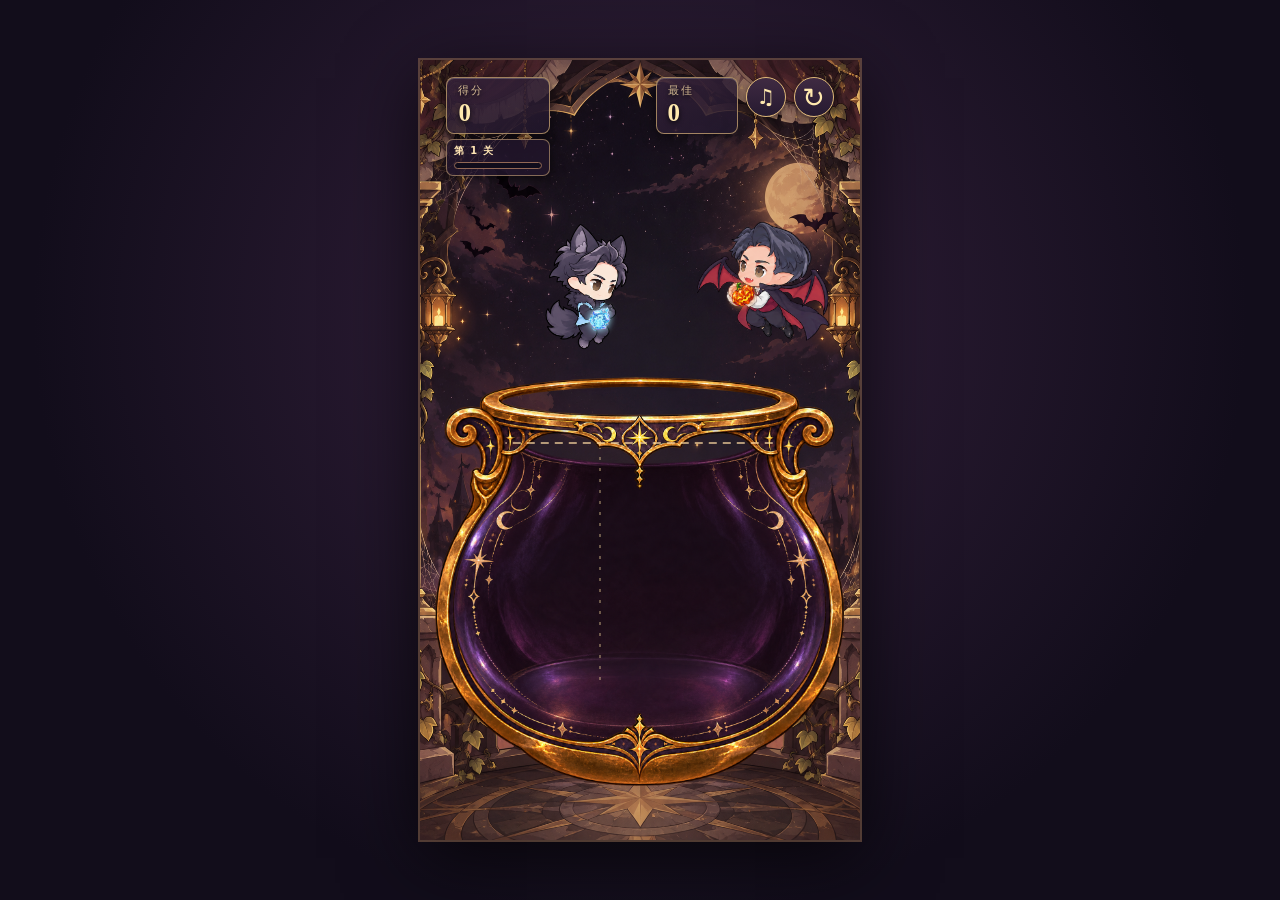
<file: index.html>
<!doctype html>
<html lang="zh-CN">
<head>
  <meta charset="utf-8">
  <meta name="viewport" content="width=device-width, initial-scale=1, viewport-fit=cover">
  <meta name="theme-color" content="#120d1b">
  <title>万圣宝石夜</title>
  <link rel="preload" as="image" href="assets/halloween-background.png">
  <link rel="stylesheet" href="style.css">
  <script src="gem-hulls.js" defer></script>
  <script src="audio.js" defer></script>
  <script src="game.js" defer></script>
</head>
<body>
  <main class="board" aria-label="万圣节宝石合成游戏">
    <canvas id="game" width="440" height="780" aria-label="点击或拖动选择落点，松开投放宝石"></canvas>
    <div class="hud">
      <div class="left-hud">
        <div class="score-plaque"><span>得分</span><strong id="score">0</strong></div>
        <div class="level-panel"><span id="level-label">第 1 关</span><div id="level-progress" class="level-progress" role="progressbar" aria-label="关卡进度" aria-valuemin="0" aria-valuemax="100" aria-valuenow="0"><i id="progress-fill"></i></div></div>
      </div>
      <div class="score-plaque best"><span>最佳</span><strong id="best">0</strong></div>
      <button id="sound" class="sound" type="button" aria-label="开启声音" title="开启声音" aria-pressed="false">♪</button>
      <button id="restart" class="restart" type="button" aria-label="重新开始" title="重新开始">↻</button>
    </div>
    <div id="overlay" class="overlay" hidden>
      <div class="result" role="status" aria-live="polite">
        <div class="result-icon" aria-hidden="true">✦</div>
        <h1>魔法坩埚装满了</h1>
        <p id="final-score">得分 0</p>
        <button id="again" type="button">再玩一次</button>
      </div>
    </div>
  </main>
</body>
</html>
</file>
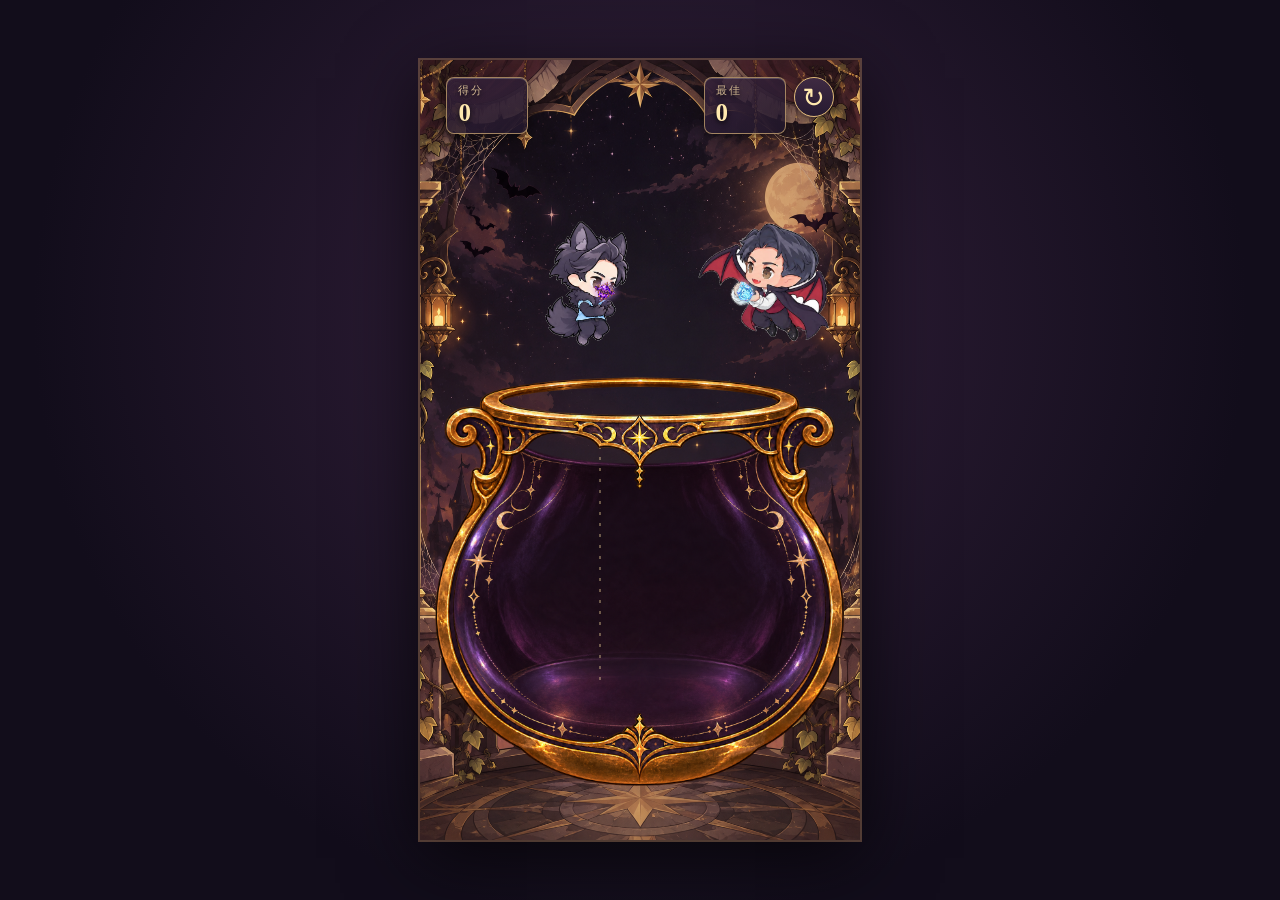
<file: Dabaoshi/index.html>
<!doctype html>
<html lang="zh-CN">
<head>
  <meta charset="utf-8">
  <meta name="viewport" content="width=device-width, initial-scale=1, viewport-fit=cover">
  <meta name="theme-color" content="#120d1b">
  <title>万圣宝石夜</title>
  <link rel="preload" as="image" href="assets/halloween-background.png">
  <link rel="stylesheet" href="style.css">
  <script src="gem-hulls.js" defer></script>
  <script src="game.js" defer></script>
</head>
<body>
  <main class="board" aria-label="万圣节宝石合成游戏">
    <canvas id="game" width="440" height="780" aria-label="点击或拖动选择落点，松开投放宝石"></canvas>
    <div class="hud">
      <div class="score-plaque"><span>得分</span><strong id="score">0</strong></div>
      <div class="score-plaque best"><span>最佳</span><strong id="best">0</strong></div>
      <button id="restart" class="restart" type="button" aria-label="重新开始" title="重新开始">↻</button>
    </div>
    <div id="overlay" class="overlay" hidden>
      <div class="result" role="status" aria-live="polite">
        <div class="result-icon" aria-hidden="true">✦</div>
        <h1>魔法坩埚装满了</h1>
        <p id="final-score">得分 0</p>
        <button id="again" type="button">再玩一次</button>
      </div>
    </div>
  </main>
</body>
</html>
</file>
<file: style.css>
:root{font-family:"Microsoft YaHei","PingFang SC",system-ui,sans-serif;color:#fff0d0;background:#120d1b}
*{box-sizing:border-box}
html,body{width:100%;min-height:100%;margin:0}
body{display:grid;place-items:center;min-height:100dvh;overflow:hidden;background:radial-gradient(circle at 50% 35%,#35213d 0%,#120d1b 70%)}
.board{position:relative;width:min(100vw,56.4103dvh,440px);aspect-ratio:440/780;overflow:hidden;background:#1e1427;box-shadow:0 0 0 2px #966e5480,0 18px 70px #000b;touch-action:none}
canvas{display:block;width:100%;height:100%;touch-action:none;cursor:crosshair}
.hud{position:absolute;z-index:2;top:2.2%;left:6%;right:6%;display:flex;align-items:start;gap:8px;pointer-events:none}
.left-hud{display:grid;gap:5px;min-width:104px}
.score-plaque{min-width:82px;padding:5px 11px 6px;border:1px solid #dfba7aa8;border-radius:8px;background:linear-gradient(150deg,#35223ad9,#21172bdd);box-shadow:inset 0 1px #fff3,0 3px 14px #0008;text-shadow:0 2px 5px #000c}
.level-panel{padding:4px 7px 6px;border:1px solid #b99770aa;border-radius:7px;background:#23162dc9;box-shadow:0 2px 8px #0008}
.level-panel span{display:block;margin-bottom:4px;color:#ffe6b4;font-size:10px;font-weight:700;letter-spacing:.12em}
.level-progress{height:7px;overflow:hidden;border:1px solid #926855;border-radius:10px;background:#100c1b}
.level-progress i{display:block;width:0;height:100%;border-radius:10px;background:linear-gradient(90deg,#a86af8,#ffd881);box-shadow:0 0 9px #ffdc8a;transition:width .25s ease}
.score-plaque span{display:block;color:#d2b892;font-size:clamp(9px,2.1vw,11px);letter-spacing:.18em}
.score-plaque strong{display:block;margin-top:1px;color:#ffe9ae;font:700 clamp(17px,4.7vw,25px) Georgia,serif;font-variant-numeric:tabular-nums}
.score-plaque.best{margin-left:auto}
button{font:inherit;cursor:pointer}
.restart,.sound{width:40px;height:40px;display:grid;place-items:center;flex:none;border:1px solid #dfba7a;border-radius:50%;color:#ffe9ae;background:linear-gradient(#3f2a42,#261a30);box-shadow:0 2px 9px #0008;font-size:27px;line-height:1;pointer-events:auto}
.sound{font-size:21px}.sound[aria-pressed="false"]{opacity:.65}
.restart:hover,.sound:hover,#again:hover{filter:brightness(1.2)}
button:focus-visible{outline:2px solid white;outline-offset:3px}
.overlay{position:absolute;inset:0;z-index:3;display:grid;place-items:center;padding:22px;background:#100a1bc9;backdrop-filter:blur(4px)}
.overlay[hidden]{display:none}
.result{width:min(85%,320px);padding:25px 18px 28px;text-align:center;border:2px solid #d8ac70;border-radius:19px;background:linear-gradient(#47304c,#261a34);box-shadow:0 16px 50px #000c,inset 0 1px #fff5}
.result-icon{color:#ffe9ae;font-size:38px}.result h1{margin:2px 0 8px;color:#ffe8b3;font-size:22px}.result p{margin:0 0 18px;color:#e8d7d0}
#again{padding:10px 23px;border:1px solid #f4dba2;border-radius:9px;background:linear-gradient(#f5dfa9,#c99a60);color:#302034;font-weight:800;box-shadow:0 3px 0 #735040}
@media(max-width:440px){.left-hud{min-width:86px}.score-plaque{min-width:68px;padding:4px 8px}.restart,.sound{width:36px;height:36px;font-size:24px}.sound{font-size:19px}}
</file>
<file: Dabaoshi/style.css>
:root{font-family:"Microsoft YaHei","PingFang SC",system-ui,sans-serif;color:#fff0d0;background:#120d1b}
*{box-sizing:border-box}
html,body{width:100%;min-height:100%;margin:0}
body{display:grid;place-items:center;min-height:100dvh;overflow:hidden;background:radial-gradient(circle at 50% 35%,#35213d 0%,#120d1b 70%)}
.board{position:relative;width:min(100vw,56.4103dvh,440px);aspect-ratio:440/780;overflow:hidden;background:#1e1427;box-shadow:0 0 0 2px #966e5480,0 18px 70px #000b;touch-action:none}
canvas{display:block;width:100%;height:100%;touch-action:none;cursor:crosshair}
.hud{position:absolute;z-index:2;top:2.2%;left:6%;right:6%;display:flex;align-items:start;gap:8px;pointer-events:none}
.score-plaque{min-width:82px;padding:5px 11px 6px;border:1px solid #dfba7aa8;border-radius:8px;background:linear-gradient(150deg,#35223ad9,#21172bdd);box-shadow:inset 0 1px #fff3,0 3px 14px #0008;text-shadow:0 2px 5px #000c}
.score-plaque span{display:block;color:#d2b892;font-size:clamp(9px,2.1vw,11px);letter-spacing:.18em}
.score-plaque strong{display:block;margin-top:1px;color:#ffe9ae;font:700 clamp(17px,4.7vw,25px) Georgia,serif;font-variant-numeric:tabular-nums}
.score-plaque.best{margin-left:auto}
button{font:inherit;cursor:pointer}
.restart{width:40px;height:40px;display:grid;place-items:center;flex:none;border:1px solid #dfba7a;border-radius:50%;color:#ffe9ae;background:linear-gradient(#3f2a42,#261a30);box-shadow:0 2px 9px #0008;font-size:27px;line-height:1;pointer-events:auto}
.restart:hover,#again:hover{filter:brightness(1.2)}
button:focus-visible{outline:2px solid white;outline-offset:3px}
.overlay{position:absolute;inset:0;z-index:3;display:grid;place-items:center;padding:22px;background:#100a1bc9;backdrop-filter:blur(4px)}
.overlay[hidden]{display:none}
.result{width:min(85%,320px);padding:25px 18px 28px;text-align:center;border:2px solid #d8ac70;border-radius:19px;background:linear-gradient(#47304c,#261a34);box-shadow:0 16px 50px #000c,inset 0 1px #fff5}
.result-icon{color:#ffe9ae;font-size:38px}.result h1{margin:2px 0 8px;color:#ffe8b3;font-size:22px}.result p{margin:0 0 18px;color:#e8d7d0}
#again{padding:10px 23px;border:1px solid #f4dba2;border-radius:9px;background:linear-gradient(#f5dfa9,#c99a60);color:#302034;font-weight:800;box-shadow:0 3px 0 #735040}
@media(max-width:440px){.score-plaque{min-width:68px;padding:4px 8px}.restart{width:36px;height:36px;font-size:24px}}
</file>
